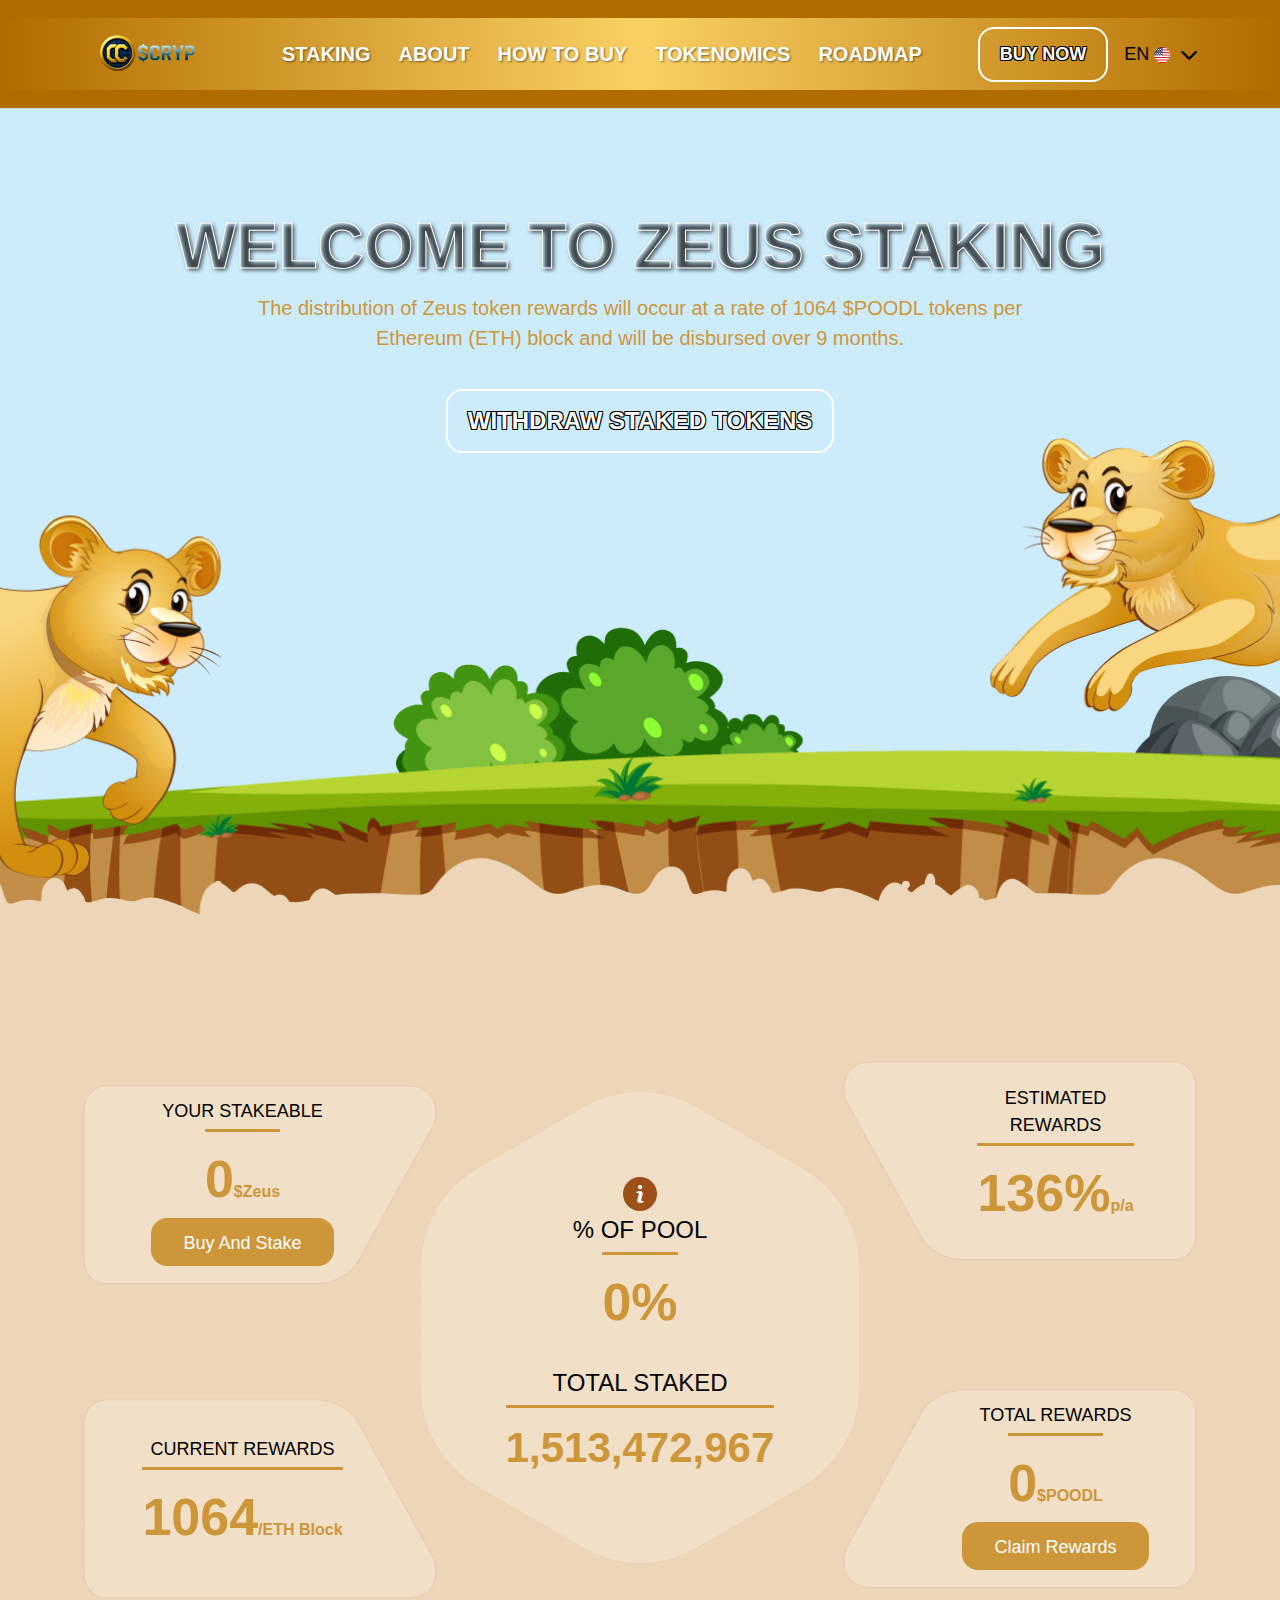
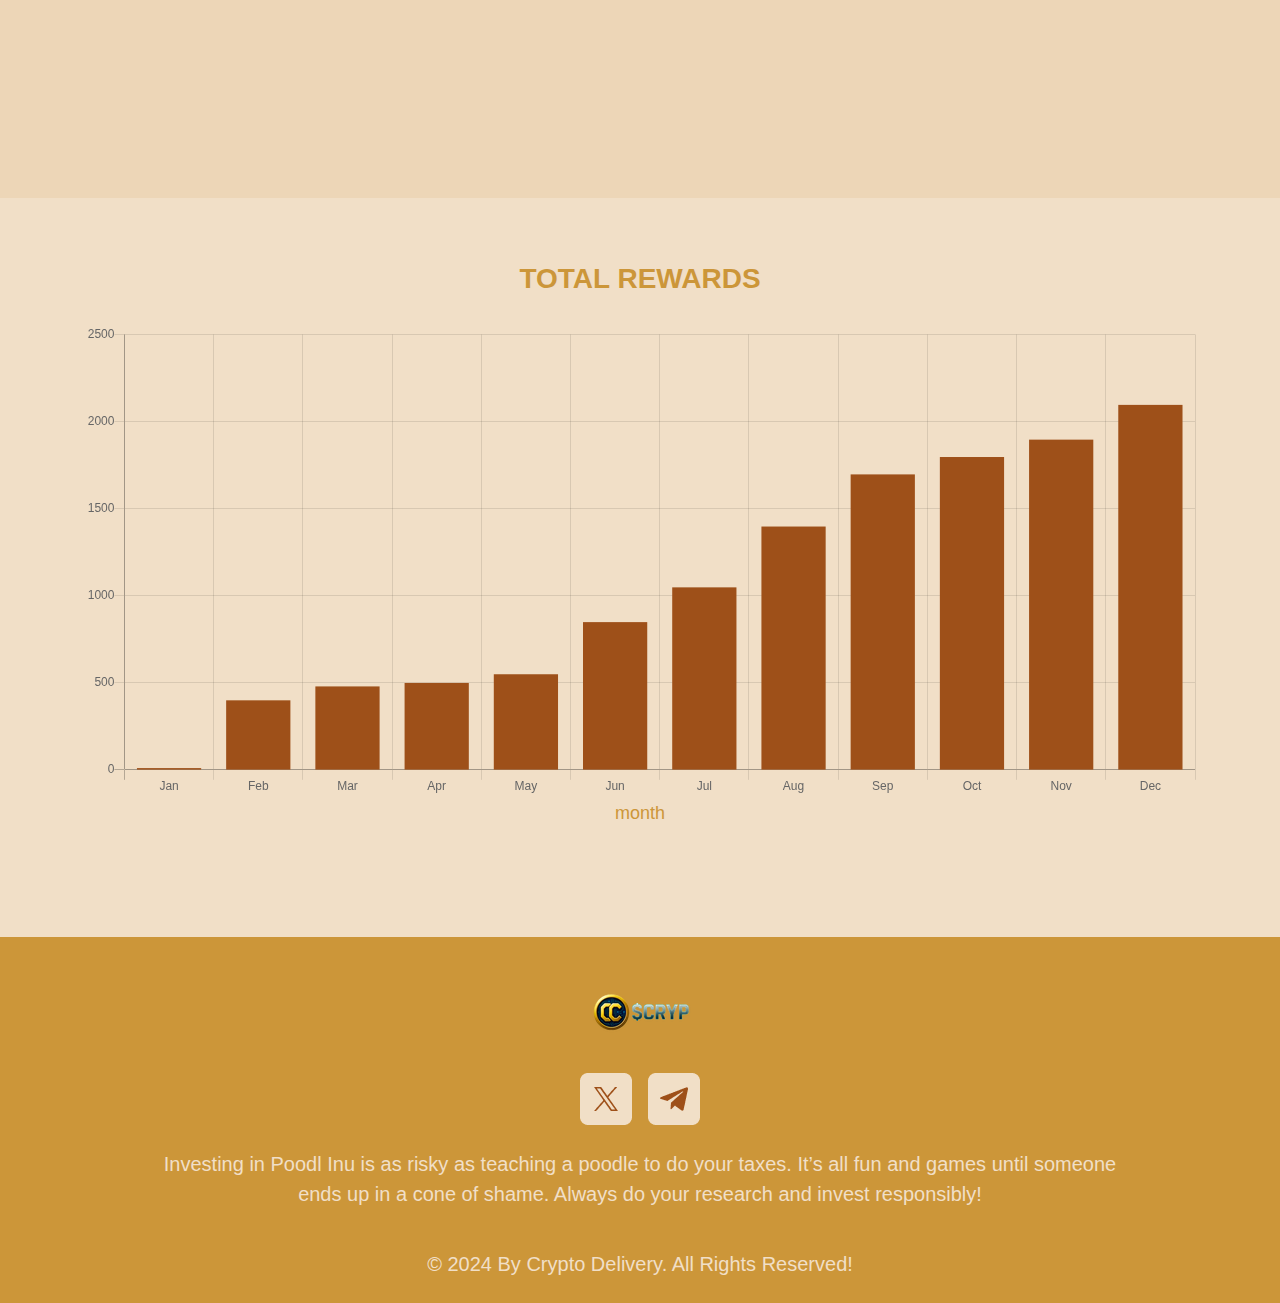
<file: stacking.html>
<!doctype html>
<html lang="en">

<head>
    <title>Zeus Coin</title>
    <!-- Required meta tags -->
    <meta charset="utf-8">
    <meta name="viewport" content="width=device-width, initial-scale=1, shrink-to-fit=no">
    <link rel="shortcut icon" href="assets/images/favicon.png" type="image/x-icon">
    <!-- CSS Libraries -->
    <link rel="stylesheet" href="assets/css/all.min.css">
    <link rel="preconnect" href="https://fonts.gstatic.com" crossorigin>
    <link
        href="https://fonts.googleapis.com/css2?family=Rubik+Wet+Paint&family=Shantell+Sans:ital,wght@0,300..800;1,300..800&display=swap"
        rel="stylesheet">
    <link rel="stylesheet" href="assets/css/bootstrap.min.css" type="text/css">
    <link rel="stylesheet" href="assets/css/style.css" type="text/css">

</head>

<body>
    <div class="loader-wrapper">
        <span class="loader-5 animate-[rotation_1s_linear_infinite]"></span>
        <img src="assets/images/favicon.png" alt="" class="loader-image">
    </div>
    <header>
        <nav class="navbar navbar-expand-xl flex-nowrap">
            <div class="container">
                <a class="navbar-brand p-0" href="index.html">
                    <img src="assets/images/logo.png" alt="logo">
                </a>
                <div class="collapse navbar-collapse" id="navbar-right">
                    <ul class="navbar-nav">
                        <li class="nav-item">
                            <a class="nav-link" href="stacking.html">Staking</a>
                        </li>
                        <li class="nav-item">
                            <a class="nav-link" href="index.html#about">About</a>
                        </li>
                        <li class="nav-item">
                            <a class="nav-link" href="index.html#buy">How to Buy</a>
                        </li>
                        <li class="nav-item">
                            <a class="nav-link" href="index.html#token">Tokenomics</a>
                        </li>
                        <li class="nav-item">
                            <a class="nav-link" href="index.html#roadmap">Roadmap</a>
                        </li>
                    </ul>
                </div>
                <div class="d-flex align-items-center gap-2 gap-sm-3">
                    <button class="primary-btn btn-sm btn-bg" role="button"><span class="text d-none d-sm-block">Buy
                            Now</span>
                        <i class="fa-solid fa-wallet d-sm-none"></i>
                        <span><span class="d-none d-sm-block">Buy Now</span><i
                                class="fa-solid fa-wallet d-sm-none"></i></span></button>
                    <div class="dropdown">
                        <a class="dropdown-toggle fs-18" href="#" role="button" data-bs-toggle="dropdown"
                            aria-expanded="false">
                            <span class="d-none d-sm-inline">EN</span> <img src="assets/images/falg.png" alt="">
                        </a>

                        <ul class="dropdown-menu">
                            <li><a class="dropdown-item" href="#">HI <img src="assets/images/falgin.png" alt=""></a>
                            </li>
                            <li><a class="dropdown-item" href="#">EN <img src="assets/images/falg.png" alt=""></a></li>

                        </ul>
                    </div>
                    <button class="navbar-toggler p-0" type="button" data-bs-toggle="collapse"
                        data-bs-target="#navbar-right" aria-controls="navbar-right" aria-expanded="false"
                        aria-label="Toggle navigation">
                        <span class="toggle-menu-icon"><span></span><span></span><span></span><span></span></span>
                    </button>
                </div>

            </div>

            </div>
            </div>
        </nav>
    </header>
    <main>
        <section class="staking-section" id="staking">
            <div class="container">
                <div class="stake-content-wrapper d-flex flex-column align-items-center">
                    <h1 class=" section-title text-center mb-2 mx-auto">WELCOME TO zeus STAKING</h1>
                    <p class="stake-content text-center">
                        The distribution of Zeus token rewards will occur at a rate of 1064 $POODL tokens per Ethereum
                        (ETH) block and will be disbursed over 9 months.
                    </p>
                    <button class="primary-btn btn-lg btn-bg" role="button" data-bs-toggle="modal"
                        data-bs-target="#withdrawStaked"><span class="text">Withdraw Staked
                            Tokens</span><span>Withdraw Staked Tokens</span></button>
                </div>
        </section>
        <section class="tokenomics-section position-relative overflow-hidden">
            <div class="container">
                <div class="row align-items-center justify-content-center gy-4">
                    <div class="col-lg-4">
                        <div class="content-left w-100">
                            <div class="content-box stake-content-box scb-l content-box-1 text-center">
                                <p class="token-title">YOUR STAKEABLE</p>
                                <p class="toten-data mx-auto" data-bs-toggle="modal"
                                data-bs-target="#withdrawStaked">0<span class="fs-6">$Zeus</span> </p>
                                <button class="btn-bg btn-sm stake-btn">Buy And Stake</button>
                            </div>
                            <div class="content-box stake-content-box scb-l  content-box-2 text-center">
                                <p class="token-title">CURRENT REWARDS</p>
                                <p class="toten-data mx-auto">1064<span class="fs-6">/ETH Block</span> </p>
                            </div>
                        </div>
                    </div>
                    <div class=" col-lg-4 position-relative overflow-visible">
                        <div class="content-center stake-center text-center">
                            <svg width="36" height="36" viewBox="0 0 36 36" fill="none" xmlns="http://www.w3.org/2000/svg">
                                <circle cx="18" cy="18" r="17" fill="#9E5019"/>
                                <path d="M20.4964 25.3637C20.1284 25.398 19.7589 25.3149 19.4409 25.1264C19.2086 24.8879 19.0972 24.5568 19.1382 24.2264C19.1468 23.9513 19.1796 23.6775 19.2364 23.4082C19.2913 23.0992 19.3622 22.7934 19.4491 22.4918L20.4145 19.17C20.5141 18.8421 20.5799 18.5049 20.6109 18.1636C20.6109 17.7954 20.66 17.5417 20.66 17.3945C20.6805 16.7383 20.4003 16.1086 19.8991 15.6845C19.2825 15.2112 18.5147 14.9785 17.7391 15.03C17.1833 15.0383 16.6317 15.1293 16.1027 15.3C15.5245 15.48 14.9163 15.6954 14.2782 15.9464L14 17.0264C14.1882 16.9609 14.4173 16.8873 14.6791 16.8054C14.9288 16.7315 15.1877 16.6929 15.4482 16.6909C15.8135 16.6513 16.1812 16.741 16.4872 16.9445C16.6951 17.1925 16.7926 17.5147 16.7572 17.8364C16.7563 18.1115 16.7262 18.3858 16.6672 18.6545C16.6099 18.9409 16.5363 19.2436 16.4463 19.5627L15.4727 22.9008C15.3942 23.2111 15.3314 23.5251 15.2845 23.8417C15.2463 24.1128 15.2272 24.3862 15.2272 24.6599C15.2232 25.3206 15.5254 25.946 16.0454 26.3535C16.6715 26.8342 17.4502 27.0725 18.2381 27.0244C18.7929 27.0358 19.3457 26.9557 19.8745 26.7871C20.3381 26.6289 20.9572 26.4026 21.7318 26.1081L21.9936 25.0771C21.7838 25.1642 21.5677 25.2353 21.3472 25.2898C21.0684 25.3535 20.7821 25.3783 20.4964 25.3637Z" fill="white"/>
                                <path d="M19.5879 9.61364C19.1836 9.2047 18.6508 8.98469 18.102 9.00002C17.5535 8.98638 17.0213 9.20617 16.6161 9.61364C15.8734 10.3189 15.7905 11.5536 16.431 12.3716C16.488 12.4445 16.5499 12.5126 16.6161 12.5755C17.4622 13.4089 18.7418 13.4089 19.5878 12.5755C20.3305 11.8633 20.4083 10.623 19.7616 9.8051C19.7079 9.73696 19.6498 9.67298 19.5879 9.61364Z" fill="white"/>
                                </svg>
                            <p class="token-title text-center">% OF POOL</p>
                            <p class="toten-data mx-auto">0%</p>
                        <div class="mb-1 mb-md-4"></div>
                        <p class="token-title text-center">TOTAL STAKED</p>
                            <p class="stake-token-data mx-auto">1,513,472,967</p>
                        </div>
                    </div>
                    <div class="col-lg-4">
                        <div class="content-right">
                            <div class="content-box stake-content-box content-box-3 text-center">
                                <p class="token-title">ESTIMATED REWARDS</p>
                                <p class="toten-data mx-auto" >136%<span class="fs-6">p/a</span> </p>
                            </div>
                            <div class="content-box stake-content-box content-box-4 text-center">
                                <p class="token-title">TOTAL REWARDS</p>
                                <p class="toten-data mx-auto" >0<span class="fs-6">$POODL</span> </p>
                                <button class="btn-bg btn-sm stake-btn" data-bs-toggle="modal"
                                data-bs-target="#reward">Claim Rewards</button>
                            </div>
                        </div>
                    </div>
                </div>
            </div>
        </section>
        <section class="chart-section">
            <div class="container">
                <p class="chart-title text-center">TOTAL REWARDS</p>
                <canvas id="myChart" style="width:100%;max-height:500px"></canvas>
                <p class="chart-footer text-center">month</p>
            </div>
        </section>
        <!-- Modals -->
        <div class="modal fade" id="withdrawStaked" tabindex="-1" aria-labelledby="exampleModalLabel"
            aria-hidden="true">
            <div class="modal-dialog modal-dialog-centered">
                <div class="modal-content">
                    <div class="modal-header">
                        <p class="modal-title" id="exampleModalLabel">Withdraw Staked Tokens</p>
                        <button type="button" class="text-white fs-4" data-bs-dismiss="modal" aria-label="Close"><i
                                class="fa-solid fa-xmark"></i></button>
                    </div>
                    <div class="modal-body">
                        <div class="stake-balance">
                            <p class="text-center text-white mx-auto mb-3">STAKED BALANCE</p>
                            <div class="balance-value text-center"><input type="text" value="0"
                                    class="w-100"><span>$POODL</span></div>

                        </div>
                    </div>
                    <div class="d-flex align-items-center justify-content-center gap-3">
                        <button class="wallet-btn" data-bs-dismiss="modal">
                            Cancel</button>
                        <button class="wallet-btn btn-fill" data-bs-dismiss="modal">
                            Withdraw</button>
                    </div>
                </div>
            </div>
        </div>
        <div class="modal fade" id="reward" tabindex="-1" aria-labelledby="exampleModalLabel" aria-hidden="true">
            <div class="modal-dialog modal-dialog-centered">
                <div class="modal-content">
                    <div class="modal-body d-flex align-items-center flex-column">
                        <svg width="100" height="100" viewBox="0 0 120 120" fill="none" xmlns="http://www.w3.org/2000/svg">
                            <path fill-rule="evenodd" clip-rule="evenodd" d="M25.0005 24.9999H95.0005V94.9999H25.0005V24.9999Z" fill="white"/>
                            <path fill-rule="evenodd" clip-rule="evenodd" d="M59.9998 7.49939C88.9899 7.49939 112.5 31.0097 112.5 59.9997C112.5 88.9897 88.9899 112.5 59.9998 112.5C31.0098 112.5 7.49951 88.9897 7.49951 59.9997C7.49951 31.0097 31.0098 7.49939 59.9998 7.49939ZM54.3753 64.5174V37.4962C54.3753 34.3984 56.9021 31.8716 59.9998 31.8716C63.0976 31.8716 65.6244 34.4219 65.6244 37.4962V64.5174C65.6244 67.5917 63.0975 70.142 59.9998 70.142C56.9021 70.142 54.3753 67.6151 54.3753 64.5174ZM59.9755 76.1745C63.4958 76.1745 66.3508 79.0295 66.3508 82.5493C66.3508 86.0696 63.4958 88.9246 59.9755 88.9246C56.4557 88.9246 53.6007 86.0696 53.6007 82.5493C53.6007 79.0295 56.4557 76.1745 59.9755 76.1745Z" fill="#F0B90B"/>
                            </svg>
                       <p class="stake-text text-center text-white">Claim is not live yet</p>
                       <button class="grn-btn" data-bs-dismiss="modal">
                        OK
                        </button>
                    </div>
                    
                </div>
            </div>
        </div>
    </main>
    <footer class="footer-section position-relative">
        <div class="f-elem-1 position-absolute">
            <img src="assets/images/f-elem-1.png" alt="">
        </div>
        <div class="f-elem-2 position-absolute">
            <img src="assets/images/f-elem-2.png" alt="">
        </div>
        <div class="container">
            <div class="footer-elem d-flex flex-column justify-content-center align-items-center gap-4">
                <a href="#" class="logo"><img src="assets/images/f-logo.png" alt=""></a>
                <div class="socail-icon d-flex align-items-center gap-3">
                    <a href="#"><img src="assets/images/social.png" alt=""></a>
                    <a href="#"><img src="assets/images/social-2.png" alt=""></a>
                </div>
                <p class="f-desp text-center">Investing in Poodl Inu is as risky as teaching a poodle to do your taxes.
                    It’s all fun and games until someone ends up in a cone of shame. Always do your research and invest
                    responsibly!</p>
            </div>
        </div>
        <div class="footer-lower text-center pb-4">
            <p class="text-center">© 2024 By Crypto Delivery. All Rights Reserved!</p>
        </div>
    </footer>
    <!-- JavaScript Libraries -->
    <script src="assets/js/jquery.min.js"></script>
    <script src="assets/js/bootstrap.bundle.min.js"></script>
    <script src="assets/js/Chart.js"></script>
    <script src="assets/js/custom.js"></script>
    <script>
        const xValues = ["Jan", "Feb", "Mar", "Apr", "May", "Jun", "Jul", "Aug", "Sep", "Oct", "Nov", "Dec"];
        const yValues = [10, 400, 480, 500, 550,850,1050,1400,1700,1800,1900,2100];
        let barColors = "#9E5019";
        
        new Chart("myChart", {
          type: "bar",
          data: {
            labels: xValues,
            datasets: [{
              backgroundColor: barColors,
              data: yValues
              
            }]
          },
          options: {
            legend: {display: false},
            title: {
              display: true,
              text: ""
            },
            responsive: true,
    maintainAspectRatio: false,
    scales: {
        yAxes: [{
            ticks: {
                beginAtZero:true
            }
        }]
    }
          }
        });
        </script>
</body>

</html>
</file>
<file: assets/css/style.css>
::-webkit-scrollbar {
    width: 8px;
}

::-webkit-scrollbar-track {
    background: #fff;
}

::-webkit-scrollbar-thumb {
    background: #CC9639;
}

* {
    margin: 0;
    padding: 0;
    box-sizing: border-box;
}

body {
    font-family: "Orbitron", sans-serif;
    font-optical-sizing: auto;
    color: #000;
}

html {
    scroll-padding-top: 90px;
}

h2,
h3,
h4,
h5,
h6 {
    margin: 0;
    padding: 0;
    font-family: "Rubik Wet Paint", system-ui;
    font-weight: 400;
}

ul {
    list-style: none;
    margin: 0;
    padding: 0;
}

a {
    text-decoration: none;
    color: #000;
}

p {
    font-size: 20px;
    margin: 0;
    padding: 0;
}

input {
    border: none;
    outline: none;
    background-color: transparent;
}

.fs-18 {
    font-size: 18px;
}

a,
.nav-link {
    text-decoration: none;
    transition: 0.2s linear;
}

a:hover {
    color: inherit;
}

button {
    border: none;
    background-color: transparent;
}


.secondary-btn {
    background-color: #fff;
    box-shadow: 4px 4px #000;
    border-radius: 12px;
    font-weight: 800;
    color: #000;
    transition-duration: .3s;
    border: 1px solid #000;
}

.dropdown-toggle::after {
    display: inline-block;
    content: "\f078";
    vertical-align: bottom;
    font-family: 'Font Awesome\ 5 Free';
    font-weight: 800;
    border: 0;
}

.dropdown-menu {
    min-width: 5rem;
    padding: 0;
    font-size: 18px;
    background-color: #CC9639;
    text-align: center;
}

.dropdown-item {
    padding: 1px;
    color: #fff;
}

/* CSS */
.primary-btn {
    position: relative;
    overflow: hidden;
    border: 2px solid #CC9639;
    color: #CC9639;
    display: inline-block;
    border-radius: 16px;
    font-weight: 600;
    transition-duration: .3s;
    text-shadow: -1px 1px .5px #000,
        1px 1px .5px #000,
        1px -1px .5px #000,
        -1px -1px .5px #000;

}

.btn-lg {
    font-size: 24px;
    padding: 14px 28px;
}

.btn-sm {
    font-size: 18px;
    padding: 12px 32px;
}

.btn-bg {
    color: #fff;
    border-color: #fff;
    background-color: #CC9639;
}

.primary-btn span:first-child {
    position: relative;
    transition: color 600ms cubic-bezier(0.48, 0, 0.12, 1);
    z-index: 10;
}

.primary-btn span:last-child {
    color: white;
    display: block;
    position: absolute;
    bottom: 0;
    transition: all 500ms cubic-bezier(0.48, 0, 0.12, 1);
    z-index: 100;
    opacity: 0;
    top: 60%;
    left: 50%;
    transform: translateY(225%) translateX(-50%);
    text-wrap: nowrap;
}

.primary-btn:after {
  pointer-events: none;
    content: "";
    position: absolute;
    bottom: -50%;
    left: 0;
    width: 100%;
    height: 100%;
    background-color: #fff;
    transform-origin: bottom center;
    transition: transform 600ms cubic-bezier(0.48, 0, 0.12, 1);
    transform: skewY(9.3deg) scaleY(0);
    z-index: 50;
}

.primary-btn:hover:after {
    transform-origin: bottom center;
    transform: skewY(9.3deg) scaleY(2);
}

.primary-btn:hover span:last-child {
    transform: translateX(-50%) translateY(-100%);
    opacity: 1;
    transition: all 900ms cubic-bezier(0.48, 0, 0.12, 1);
}


.primary-btn:hover {
    border-color: #CC9639;
}

.secondary-btn:hover {
    border-color: #FA7D09;
    opacity: .9;
}

.section-title {
    font-family: "Rubik Wet Paint", system-ui;
    font-weight: 400;
    font-size: 64px;
    color: #CC9639;
    text-transform: uppercase;
    max-width: 976px;
    margin-bottom: 60px;
    text-shadow: 1px 1px 0 #fff,
        -1px -1px 0 #fff,
        1px -1px 0 #fff,
        -1px 1px 0 #fff,
        1px 1px 0 #fff,
        0px 3px 0px #fff;
}

.abt-title {
    font-size: 24px;
    font-weight: 500;
}



/* Loader  */
.loader-wrapper {
    position: fixed;
    height: 100vh;
    width: 100vw;
    background-color: #F6C8A6;
    z-index: 9999;
    display: grid;
    place-content: center;
}

.loader-5 {
    width: 48px;
    height: 48px;
    border: 3px solid #CC9639;
    border-radius: 50%;
    display: inline-block;
    position: relative;
    -webkit-animation: rotation 1s linear infinite;
    animation: rotation 1s linear infinite;
}

.loader-5:after {
    content: "";
    position: absolute;
    left: 50%;
    top: 50%;
    transform: translate(-50%, -50%);
    width: 80px;
    height: 80px;
    border-radius: 50%;
    border: 3px solid;
    border-color: #CC9639 transparent;
}

.loader-image {
    position: absolute;
    left: 50%;
    top: 50%;
    transform: translate(-50%, -50%);
    width: 50px;
    height: auto;
}

@keyframes rotation {
    0% {
        transform: rotate(0deg);
    }

    100% {
        transform: rotate(360deg);
    }
}

/* Header */
header {
    width: 100%;
    top: 0;
    z-index: 999;
    background: rgba(0, 0, 0, 0.4);
    padding-block: 18px;
    transition: 0.2s linear;
}

header.fixed {
    position: fixed;
    top: 0px;
    left: 0px;
    right: 0px;
    margin: 0px;
}

.navbar-collapse {
    flex-grow: 0;
}

.navbar {
  background: linear-gradient(90deg, #b16c00 0%, #f9d063 50%, #b16c00 100%);
  padding: 0;
}

#navbar-right .navbar-nav {
    gap: 24px;
}

#navbar-right .navbar-nav .nav-link {
    font-size: 18px;
    font-weight: 500;
    text-transform: uppercase;
    color: #CC9639;
    padding: 10px 10px;
}

#navbar-right .navbar-nav .nav-link:focus,
#navbar-right .navbar-nav .nav-link:hover,
#navbar-right .navbar-nav .nav-link.active {
    background-color: #CC9639;
    border-radius: 12px;
    color: #fff;
}

.toggle-menu-icon {
    width: 24px;
    height: 20px;
    display: inline-block;
    position: relative;
    margin: 0;
    transform: rotate(0deg);
    transition: .5s ease-in-out;
    cursor: pointer;
}

.toggle-menu-icon span {
    display: block;
    position: absolute;
    height: 3px;
    width: 100%;
    border-radius: 9px;
    opacity: 1;
    left: 0;
    transform: rotate(0deg);
    transition: .25s ease-in-out;
    background: #CC9639;
}

.toggle-menu-icon span:nth-child(1) {
    top: 2px;
}

.toggle-menu-icon span:nth-child(2),
.toggle-menu-icon span:nth-child(3) {
    top: 10px;
}

.toggle-menu-icon span:nth-child(4) {
    top: 18px;
}

.navbar-toggler:focus,
button:focus {
    box-shadow: none;
}

/* Hero-Banner */
.hero-banner-section {
    background-image: url(../images/banner-bg.png);
    background-size: cover;
    background-position: bottom center;
    padding: 80px 0 160px 0;
    overflow: hidden;
}

.hero-content-wrapper h1 {
    font-size: 75px;
    color: #CC9639;
    letter-spacing: 3px;
    text-shadow: 2px 2px 0 #fff,
        -2px -2px 0 #fff,
        2px -2px 0 #fff,
        -2px 2px 0 #fff,
        2px 2px 0 #fff;
}

.hero-content-wrapper p {
    color: #CC9639;
    max-width: 736px;
    margin: 10px 0 50px 0;
}

.hb-elem {
    max-height: 660px;
    width: 100%;
}

.hb-elem img {
    height: 100%;
}

.hb-position {
    max-height: 500px;
    display: flex;
    align-items: end;
}

/* Buy offer */
.buy-offer-section {
    padding: 94px 0 130px 0;
    background-color: #F1DFC7;
}

.buy-offer-wrapper {
    border: 2px solid #CC9639;
    border-radius: 16px;
    padding: 50px 30px;
    background-color: #EDD6B7;
}

.time-display-box {
    border: 1.5px solid #CC9639;
    border-radius: 16px;
    width: 100%;
    padding: 10px 0;
    line-height: auto;
}

.bo-title {
    font-size: 24px;
    font-weight: 500;
    margin-bottom: 54px;

}

.unit {
    font-size: 24px;
    font-weight: 500;
}

.count {
    font-size: 48px;
    color: #CC9639;
    font-weight: 700;
}

.progress {
    background-color: #D5AD88;
    border-radius: 30px;
    height: 10px;
}

.progress-bar {
    background-color: #CC9639;
}

.bo-info {
    margin: 30px 0 46px 0;
    font-size: 20px;
    font-weight: 600;
}

.bo-info span {
    opacity: .5;
}

.yr-purchase {
    font-size: 20px;
    font-weight: 500;
}

.info-icon {
    border-radius: 50px;
}

.divider {
    white-space: nowrap;
    margin-top: 28px;
    font-size: 24px;
    font-weight: 500;
}

hr {
    width: 100%;
    background-color: #CC9639;
    height: 2px;
    opacity: 1;
}

hr:not([size]) {
    height: 2px;
}

.coins-wrapper {
    flex-wrap: nowrap;

}


.coin-btn {
    padding: 12px;
    border-radius: 16px;
    border: 2px solid #CC9639;
    width: 100%;
    background-color: #D5AD88;
}

.coin-btn {
    font-size: 20px;
    font-weight: 600;
    color: #fff;
}

.coins-wrapper .active {
    background-color: #CC9639;
    border-color: #fff;
}

.coins-wrapper {
    padding: 48px 0;
}

.bo-input {
    border: 2px solid #CC9639;
    border-radius: 16px;
    padding: 8px;
    margin-bottom: 20px;
}

.bo-input input {
    font-size: 20px;
    font-weight: 600;
}

.lable {
    font-size: 20px;
    font-weight: 600;
    margin-bottom: 12px;
}

.lable span {
    color: #CC9639;
}

.bo-input img {
    width: 32px;
    height: 32px;
}

.bo-fotter {
    font-size: 20px;
    font-weight: 600;
}

.bo-fotter i {
    color: #CC9639;
}

.bo-elem-img img {
    width: 90%;

}

/* Static */
.static-section {
    background-image: url(../images/static-bg.png);
    background-size: cover;
    background-position: bottom center;
    padding: 90px 0 210px;
}
.static-score-data{
    background-image: url(../images/static-board.png);
    background-size: contain;
    background-position: center;
    background-repeat: no-repeat;
    padding: 50px 50px 110px 50px;
}
.static-score .score-title {
    font-size: 16px;
    font-weight: 500;
}

.static-score .data {
    font-size: 52px;
    font-weight: 900;
    color: #CC9639;
}
.static-img {
    top: 120px;
    left: 78px;
}
.static-img img{
max-width: 290px;
}



.data-clild:nth-child(even) {
    transform: translate(0px, 50px);
}

/* About  */
.about-section {
    background-image: url(../images/about-bg.png);
    background-color: #F1DFC7;
    background-size: cover;
    background-position: top center;
    padding: 130px 0 140px 0;
}

.abt-imp-text {
    font-size: 20px;
    color: #CC9639;
    font-weight: 500;
}
.about-elem-img img {
    width: 100%;
}

/* Featured  */
.featured-section {
    background-image: url(../images/feature-bg.png);
    background-color: #EDD6B7;
    background-size: contain;
    background-repeat: no-repeat;
    background-position: center right;
    padding: 40px 0 70px 0;

}

.featured-logo {
    padding: 16px 48px;
    border-radius: 170px;
    border: 2px solid #CC9639;
    height: 72px;
    text-align: center;
}

.featured-logo img {
    height: 90%;
    width: 90%;
    object-fit: contain;
    vertical-align: middle;
}
.featured-elem-img img{
    width: 100%;
}

/* How to Buy  */
.how-to-buy-section {
    background-image: url(../images/htb-bg.png);
    background-color: #EDD6B7;
    background-size: cover;
    background-repeat: no-repeat;
    background-position: bottom center;
    padding: 68px 0 470px 0;
}

.htb-elem-img img {
    width: 80%;
}

.tab-btn {
    padding: 14px 28px;
    border: 2px solid #CC9639;
    border-radius: 170px;
    font-size: 24px;
    font-weight: 600;
    display: flex;
    align-items: center;
    gap: 10px;
    margin-bottom: 24px;
    flex-grow: 1;
}

.tab-btn .sn {
    width: 32px;
    height: 32px;
    border-radius: 50%;
    display: grid;
    flex-shrink: 0;
    place-content: center;
    font-size: 16px;
    background-color: #fff;
    color: #CC9639;
}

.tab-btn.active {
    background-color: #CC9639;
    border-color: #fff;
    color: #fff;
}

.tab-content {
    font-size: 20px;
    font-weight: 500;
}

.wallet-name {
    color: #F1DFC7;
}

.wallet-btn {
    width: 100%;
    padding: 14px 0;
    text-align: center;
    border: 2px solid #F1DFC7;
    border-radius: 16px;
    color: #F1DFC7;
    font-size: 20px;
}

.grn-btn {
    background-color: #08B64D;
    border-radius: 16px;
    border: 1px solid #F1DFC7;
    color: black;
    font-size: 20px;
    font-weight: 600;
    padding: 16px 82px;
    width: fit-content;
}

.stake-text {
    font-size: 32px;
    margin-bottom: 82px;
}



/* Tokenomics  */
.token-title {
    font-size: 28px;
    font-weight: 500;
    margin-bottom: 4px;
}

.toten-data {
    font-size: 64px;
    font-weight: 800;
    color: #CC9639;
    padding: 8px 0 0 0;
    border-top: 3px solid #CC9639;
    width: fit-content;
}

.content-box {
    background-size: contain;
    background-repeat: no-repeat;
    background-position: center;
    margin-bottom: 60px;
}

.content-box-1 {
    padding: 52px 120px 58px 49px;
    background-image: url(../images/conten-bg-1.png);
}

.content-box-2 {
    padding: 52px 120px 58px 49px;
    background-image: url(../images/conten-bg-2.png);
}

.content-box-3 {
    padding: 52px 49px 58px 120px;
    background-image: url(../images/conten-bg-3.png);
}

.content-box-4 {
    padding: 52px 49px 58px 120px;
    background-image: url(../images/conten-bg-4.png);
}

.content-center {
    background-image: url(../images/tokenomics-main-bg.png);
    background-size: cover;
    background-repeat: no-repeat;
    background-position: center;
    overflow: visible;
    padding: 58px;
    width: 535px;
    transform: translate(-36px, -36px);
}

.content-center img {
    max-width: 300px;
    width: 100%;
}

.content-center .token-title {
    font-size: 24px;
}

.content-center .toten-data {
    font-size: 52px;
}

/* Modal  */
.modal-content {
    background-color: #CC9639;
    border: transparent;
    border-radius: 16px;
    padding: 16px;
}

.modal-title {
    font-size: 32px;
    text-align: center;
    color: #fff;
}

.modal-header {
    border-bottom: 2px solid #F1DFC7;
}

.modal-body {
    padding: 30px;
}

.tokenomics-section {
    padding: 110px 0;
    background-color: #EDD6B7;
}

.token-info-wrapper {
    background-color: #CC9639;
    border-radius: 16px;
    padding: 30px;
    height: 100%;
}

.token-footer {
    z-index: 2;
}

.token-elem {
    bottom: 0;
    right: 0;
    max-width: 360px;
    z-index: 1;
}

.stake-balance {
    width: 100%;
}

.stake-balance p {
    font-size: 28px;
    width: fit-content;
    border-bottom: 2px #fff solid;
}

.balance-value input {
    font-size: 42px;
    font-weight: 800;
    color: #F1DFC7;
    text-align: center;
}

.balance-value span {
    font-size: 18px;
    font-weight: 800;
    color: #F1DFC7;
}

.btn-fill {
    background-color: #943D01;
}

/* Roadmap  */
.roadmap-section {
    padding: 120px 0 80px 0;
    background-color: #F1DFC7;
}

.sub-title {
    color: #CC9639;
    font-size: 32px;
}

.roadmap-outer {
    background: linear-gradient(0deg, rgba(158, 80, 25, 1) 60%, rgba(237, 214, 183, 1) 60%, rgba(237, 214, 183, 1) 100%);
    padding: 16px;
    border-radius: 16px;
    height: 100%;

}

.roadmap-inner {
    background-color: #fff;
    border-radius: 16px;
    padding: 50px 16px 50px 36px;
    font-size: 18px;
    list-style: disc;
    height: calc(100% - 64px);
}

.phase-name {
    vertical-align: bottom;
    font-size: 32px;
    margin-top: 24px;
    text-shadow: -1px 1px .5px #000, 1px 1px .5px #000, 1px -1px .5px #000, -1px -1px .5px #000;
}

.roadmap-elem {
    top: -110px;
    max-width: 400px;
    width: 100%;
    left: 10px;
}

/* Faq  */
.faq-section {
    padding: 100px 0;
    background-image: url(../images/faq-bg.png);
    background-size: cover;
    background-repeat: no-repeat;
    background-position: bottom center;
}
.accordion-item {
    background-color: #F1DFC7;
    border: 1px solid #CC9639;
    border-radius: 16px !important;
    overflow: hidden;
    margin-bottom: 30px;
}

.accordion-body {
    font-size: 20px;
    font-weight: 500;
}

.accordion-button {
    width: 100%;
    padding: 1rem 1.25rem;
    font-size: 24px;
    font-weight: 600;
    color: #fff;
    background-color: #CC9639;
    border: none;
    border-radius: 16px 16px 0 0;
}

.accordion-button:not(.collapsed) {
    color: #fff;
    background-color: #CC9639;
    box-shadow: none;
}


.accordion-button:not(.collapsed)::after {
    background-image: url(../images/minus.png);
    transform: rotate(-180deg);
}

.accordion-button::after {
    background-image: url(../images/add.png);
}

/* Staking*/
.staking-section {
    padding: 100px 0;
    background-image: url(../images/stake-bg.png);
    background-size: cover;
    background-position: bottom center;
}

.stake-content {
    max-width: 780px;
    color: #CC9639;
    margin-bottom: 36px;
}

.stake-content-wrapper {
    padding-bottom: 370px;
}

.stake-btn {
    height: 48px;
    border-radius: 16px;
    white-space: nowrap;
}

.stake-center {
    background-image: url(../images/tokenomics-main-bg.png);
    background-size: contain;
    background-repeat: no-repeat;
    background-position: center;
    overflow: visible;
    padding: 86px;
    width: 535px;
    transform: translate(-36px, -36px);
}

.stake-token-data {
    font-size: 42px;
    font-weight: 800;
    color: #CC9639;
    padding: 8px 0 0 0;
    border-top: 3px solid #CC9639;
    width: fit-content;
}

/* Chart */
.chart-section {
    padding: 60px 0 110px 0;
    background-color: #F1DFC7;
}

.myChart {
    max-width: 100% !important;
}

.chart-title {
    font-size: 28px;
    font-weight: 600;
    color: #CC9639;
}

.chart-footer {
    font-size: 18px;
    color: #CC9639;
}

.scb-l {
    padding: 52px 40px 58px 5px;

}


/* Footer  */
.footer-section {
    background-color: #CC9639;
}

.footer-elem {
    padding: 40px 0;
    position: relative;
    z-index: 5;
}

.f-desp {
    color: #F1DFC7;
    max-width: 1000px;
}

.footer-lower {
    background-color: #CC9639;
    color: #F1DFC7;
}

.f-elem-1 {
    top: -150px;
    right: 10px;
    left: auto;
}

.f-elem-2 {
    top: 50px;
    left: 10px;
}

.f-elem-1 img {
    max-width: 550px;
    width: 100%;
}

.f-elem-2 img {
    max-width: 300px;
    width: 100%;
}





@media (max-width: 1700px) {}

@media (min-width: 1500px) {
    .container {
        max-width: 1464px;
    }

}

@media (max-width: 1500px) {
    #navbar-right .navbar-nav {
        gap: 0px;
    }

    .tab-btn {
        padding: 12px 20px;
        font-size: 18px;
        margin-bottom: 16;
    }

    .token-title {
        font-size: 22px;
    }

    .content-center {
        transform: translate(-62px, -35px);
    }

    .roadmap-elem {
        display: none;
    }
    .static-img img {
        max-width: 240px;
    }

}


@media (max-width: 1400px) {

    #navbar-right .navbar-nav .nav-link {
        font-size: 14px;
        padding: 10px 8px;
    }

    .bo-title {
        margin-bottom: 40px;
    }

    .unit {
        font-size: 20px;
    }

    .count {
        font-size: 38px;
    }

    .content-center {
        background-size: contain;
        width: 470px;
        transform: translate(-57px, -33px);
    }

    .content-center img {
        max-width: 200px;
    }

    .token-title {
        font-size: 18px;
    }

    .toten-data {
        font-size: 52px;
    }

    .f-elem-1, .f-elem-2 {
        display: none;
    }
    .static-img{
      display: none;
    }
    .static-score-data {
        padding: 60px 78px 80px 60px;
    }

}

@media (max-width: 1199px) {
    #navbar-right .navbar-nav {
        max-width: 960px;
        margin: 0 auto;
        padding-bottom: 10px;
    }

    header.fixed, header {
        padding-block: 0;
    }

    .navbar-collapse {
        position: absolute;
        top: 100%;
        left: 0;
        background: rgba(0, 0, 0, 0.8);
        width: 100%;
        z-index: 999;
    }

    .navbar {
  background: linear-gradient(90deg, #b16c00 0%, #f9d063 50%, #b16c00 100%);
  padding: 0;
}

    .navbar-brand img {
        max-width: 180px;
    }

    .hb-responsive-elem {
        width: 100%;
    }

    .hero-content-wrapper h1 {
        font-size: 62px;
    }

    .buy-offer-wrapper {
        border: 2px solid #CC9639;
        border-radius: 16px;
        padding: 30px 30px;
        background-color: #EDD6B7;
    }

    .bo-elem-img img {
        width: 100%;
    }

    .static-score .data {
        font-size: 48px;
    }

    .content-center {
        background-image: url(../images/tokenomics-main-bg.png);
        background-size: contain;
        width: 470px;
        transform: translate(-86px, -33px);
    }

    .stake-content-box {
        padding: 30px;
        background-size: cover;
        background-color: #F1DFC7;
        background-image: none;
        border-radius: 30px;
        border: 1px solid #E9D1B6;
        width: 100%;
        margin-bottom: 20px;
    }
    .static-score-data {
        padding: 76px 12px 76px 14px;
    }
    

}

@media (max-width: 991px) {
    #navbar-right .navbar-nav {
        gap: 0;
        max-width: 720px;
    }

    #navbar-right .navbar-nav .nav-link {
        padding: 8px 20px;
    }

    .btn-lg {
        font-size: 18px;
        padding: 10px 20px;
    }

    .btn-sm {
        font-size: 16px;
        padding: 10px 20px;
    }

    .section-title {
        font-size: 52px;
    }

    .tab-btn {
        padding: 8px 16px;
        font-size: 16px;
        margin-bottom: 14px;
        margin-right: 8px;
    }

    .content-left, .content-right {
        display: flex;
        gap: 8px;
    }

    .content-box-1, .content-box-2, .content-box-3, .content-box-4 {
        padding: 30px;
        background-size: cover;
        background-color: #F1DFC7;
        background-image: none;
        border-radius: 30px;
        border: 1px solid #E9D1B6;
        width: 50%;
        margin-bottom: 0px;
    }

    .content-center {
        background-size: contain;
        width: 100%;
        transform: translate(0px, 0px);
    }

    .sub-title {
        font-size: 22px;
    }

    .stake-balance p {
        font-size: 16px;
    }

    .stake-text {
        font-size: 22px;
        margin-bottom: 30px;
    }

    .about-elem-img img {
        width: 50%;
    }
    .featured-elem-img img{
        width: 60%;
    }
    .static-score-data {
        background-size: 200%;
        border-radius: 16px;
        padding: 16px;
    }
    .static-score .data {
        font-size: 32px;
    }
    .static-section {
        padding:90px 0;
    }

}

@media (max-width: 767px) {

    #navbar-right .navbar-nav {
        max-width: 540px;
    }

    .hero-content-wrapper h1 {
        font-size: 52px;
    }

    .section-title {
        font-size: 48px;
    }

    .sub-title {
        font-size: 22px;
    }
    .data-clild:nth-child(even) {
        transform: translate(0px, 0px);
    }

}

@media (max-width: 576px) {
    p {
        font-size: 16px;
    }

    .navbar-brand img {
        max-width: 120px;
    }

    .hero-content-wrapper h1 {
        font-size: 24px;
    }

    .section-title {
        font-size: 22px;
        margin-bottom: 16px;
    }

    .fs-18 {
        font-size: 16px;
    }


    .btn-lg {
        font-size: 16px;
        padding: 10px 16px;
    }

    .btn-sm {
        font-size: 14px;
        padding: 8px 12px;
    }

    .hero-banner-section, .buy-offer-section, .about-section, .featured-section, .tokenomics-section, .roadmap-section, .staking-section, .chart-section, .static-section {
        padding: 40px 0;
    }

    .faq-section {
        padding: 40px 0 120px 0;
    }

    .how-to-buy-section {
        padding: 40px 0 100px 0;
        background-position: center top;
        background-size: auto;
    }

    .hero-content-wrapper p {
        margin: 20px 0;
    }

    .buy-offer-wrapper {
        padding: 16px;
    }

    .bo-title {
        font-size: 22px;
        margin-bottom: 20px;
    }

    .unit {
        font-size: 12px;
    }

    .count {
        font-size: 22px;
    }

    .bo-info {
        margin: 16px 0;
        font-size: 16px;
    }

    .yr-purchase {
        font-size: 14px;
    }

    .divider {
        margin-top: 16px;
        font-size: 16px;
    }

    .coins-wrapper {
        /* flex-wrap: wrap; */
        padding: 22px 0 0px 0;
    }

    .coin-btn {
        padding: 8px 4px;
    }

    .coin-btn button {
        font-size: 14px;
    }

    .coin-btn button img {
        width: 18px;
        height: 18px;
    }

    .bo-input-wrapper {
        margin-top: 24px;
        flex-wrap: wrap;
    }

    .lable {
        font-size: 14px;
    }

    .bo-input img {
        width: 18px;
        height: 18px;
    }

    .bo-input {
        padding: 2px 8px;
    }

    .bo-fotter {
        font-size: 16px;
    }

    .data-clild:nth-child(even) {
        transform: translate(0px, 0px);
    }

    .abt-title {
        font-size: 18px;
    }

    .featured-logo {
        padding: 8px 12px;
        height: 44px;
    }

    .tab-btn {
        font-size: 14px;
        margin-bottom: 8px;
        margin-right: 0px;
    }

    .tab-content {
        font-size: 16px;
    }

    .modal-title {
        font-size: 18px;
    }

    .modal-content, .modal-body {
        padding: 16px;
    }

    .wallet-btn {
        width: 100%;
        padding: 8px 0;
        text-align: center;
        font-size: 16px;
    }

    .content-box-1, .content-box-2, .content-box-3, .content-box-4 {
        padding: 16px;
        border-radius: 16px;
    }

    .token-title {
        font-size: 14px;
    }

    .toten-data {
        font-size: 22px;
    }

    .content-center {
        padding: 32px;
        background-size: contain;
        width: 100%;
        transform: translate(0px, 0px);
    }

    .content-center .token-title {
        font-size: 16px;
    }

    .content-center .toten-data {
        font-size: 38px;
    }

    .content-center img {
        max-width: 120px;
    }

    .roadmap-inner {
        padding: 30px 16px 30px 36px;
        font-size: 16px;
    }

    .sub-title {
        font-size: 16px;
    }

    .accordion-button {
        font-size: 16px;
        padding: 8px 12px;
    }

    .accordion-item {
        margin-bottom: 16px;
    }

    .accordion-body {
        font-size: 16px;
    }

    .token-info-wrapper {
        padding: 16px;
    }

    .how-to-buy-section {
        background-color: transparent !important;
        background-image: url(../images/htb-bg.png) !important;
        background-size: cover;
        background-repeat: no-repeat;
        background-position: bottom center;
    }

    .stake-content-wrapper {
        padding-bottom: 100px;
    }

    .chart-title {
        font-size: 18px;
    }

    .stake-text {
        font-size: 16px;
        margin-bottom: 16px;
    }

    .grn-btn {
        font-size: 14px;
        padding: 8px 44px;
    }

    .stake-token-data {
        font-size: 22px;
    }

    .stake-center {
        padding: 52px;
    }

    .modal-body svg {
        height: 52px;
        width: 52px;
    }
    .static-score-data {
        padding: 14px;
    }
   
    .static-score .score-title {
        font-size: 14px;
    }
    .static-score .data {
        font-size: 22px;
    }
}

@media (max-width: 440px) {}
/* Texto con borde negro para menú y encabezado */
.navbar-nav li a,
.navbar-collapse.show li a,
.hero-section h1,
.hero-section h2,
.hero-section h3 {
    color: white;
    text-shadow: -1px -1px 0 #000, 1px -1px 0 #000, -1px 1px 0 #000, 1px 1px 0 #000;
}

/* Estilo con borde negro y texto blanco */
.white-black-outline {
    color: white;
    text-shadow:
        -1px -1px 0 #000,
         1px -1px 0 #000,
        -1px  1px 0 #000,
         1px  1px 0 #000;
}

/* Corrección de alineación de CryptoCoin */
.hb-elem.text-end {
    display: flex;
    justify-content: flex-end;
    align-items: flex-end;
}

.hb-responsive-elem {
    width: 100%;
    max-width: 400px;
    transform: translateY(60px); /* Ajuste visual para pisar suelo */
}


.hb-elem-2 img {
    max-width: 200px;
    position: relative;
    top: 40px; /* Ajustable */
    z-index: 3;
    display: block;
    margin: 0 auto;
}

/* Ajustes para el VS */
.vs-center {
  position: absolute;
  top: 50%;
  left: 50%;
  transform: translate(-50%, -50%);
  width: 120px;
  z-index: 20;
  background: transparent !important;
  box-shadow: none !important;
}

.logo-vs {
  max-height: 120px;
  width: auto;
  display: block;
  margin: auto;
  background: transparent !important;
  box-shadow: none !important;
}


/* Fondo ocre arriba, negro semitransparente al hacer scroll */
header {
  background: #b16c00 !important;
}

header.fixed {
  background: rgba(0, 0, 0, 0.4) !important;
}


.hero-subtitle {
  font-size: 1.4rem;
  font-weight: 600;
  color: #ffffff;
  text-shadow: 2px 2px 4px rgba(0,0,0,0.6);
  line-height: 1.4;
  text-align: center;
  max-width: 740px;
  margin: 10px auto 50px auto;
}


.button.primary-btn {
  background: transparent !important;
  color: #fff !important;
  border: 2px solid #fff !important;
  transition: all 0.3s ease;
}

.button.primary-btn:hover {
  background-color: #b16c00 !important;
  color: #fff !important;
  border-color: #fff !important;
}


/* Corregir fondo blanco del barrido :after en hover */
.primary-btn:after {
  pointer-events: none;
  background-color: #b16c00 !important;
}

.primary-btn:hover {
  border-color: #b16c00 !important;
}

.primary-btn {
  background: transparent !important;
}


/* Ajuste para mantener H1 original */
h1 {
  font-family: "Rubik Wet Paint", system-ui;
}

/* Correcciones Orbitron al resto */
.hero-content-wrapper p {
  font-family: "Orbitron", sans-serif;
  color: #FFFFFF;
  text-shadow: 2px 2px 4px rgba(0,0,0,0.7);
}

#navbar-right .navbar-nav .nav-link {
  font-family: "Orbitron", sans-serif;
  font-weight: 600;
  color: #FFFFFF;
  text-shadow: 1px 1px 2px rgba(0,0,0,0.5);
}

.primary-btn {
  font-family: "Orbitron", sans-serif;
  font-weight: 700;
  text-transform: uppercase;
}

.section-title {
  font-family: "Orbitron", sans-serif;
  font-weight: 700;
  color: #FFD700;
  text-shadow: 2px 2px 4px rgba(0,0,0,0.7);
}


/* ✅ Hover Final unificado: WHITEPAPER, AUDIT, BUY NOW */
.primary-btn,
.audit-btn,
.buy-now-btn {
  background: transparent !important;
  color: #fff !important;
  border: 2px solid #fff !important;
  font-family: "Orbitron", sans-serif;
  font-weight: 700;
  text-transform: uppercase;
  transition: all 0.3s ease;
}

.primary-btn:hover,
.audit-btn:hover,
.buy-now-btn:hover {
  background: rgba(0, 0, 0, 0.2) !important;
  color: #FFD700 !important;
  border-color: #FFD700 !important;
}

/* ✅ Hover para Roadmap - Zoom + Sombra Negra */
.roadmap-outer {
  transition: transform 0.3s ease, box-shadow 0.3s ease;
}
.roadmap-outer:hover {
  transform: scale(1.05);
  box-shadow: 0 15px 25px rgba(0, 0, 0, 0.4);
  z-index: 2;
}



/* === Corrección específica solo para títulos que pasan de amarillo a gris oscuro === */
.section-title {
  color: #BBBBBB !important;
}

.sub-title {
  color: #BBBBBB !important;
}


/* === NAV LINKS MÁS GRANDES === */
#navbar-right .navbar-nav .nav-link {
  font-size: 20px !important;
  display: inline-block;
  padding: 10px 14px;
  line-height: 1.4;
}


/* === HERO SUBTITLE AÚN MÁS GRANDE === */
.hero-content-wrapper p {
  font-size: 28px !important;
}
/* === FIX SCROLL ANCLAS === */
html {
  scroll-padding-top: 140px !important;
  scroll-behavior: smooth !important;
}
html { scroll-padding-top: 140px !important; scroll-behavior: smooth !important; }
#navbar-right .navbar-nav .nav-link { display: inline-block; }
/* === FIX FRANJA BLANCA === */
html, body {
  background: #CC9639 !important;
  margin: 0;
  padding: 0;
  height: 100%;
}

footer, .footer-section {
  background: #CC9639 !important;
  width: 100%;
  margin: 0;
  padding: 0;
}

.container, .wrapper, main {
  overflow: visible !important;
}
/* [base64] */
/* === BUY NOW BUTTON FIXED === */
.primary-btn {
  display: inline-block;
  position: relative;
  padding: 12px 20px;
  background: transparent;
  border: 2px solid #CC9639;
  color: #CC9639;
  border-radius: 16px;
  font-weight: 600;
  transition: 0.3s;
  overflow: hidden;
}

.primary-btn:after {
  pointer-events: none;
  content: "";
  position: absolute;
  inset: 0;
  background: #fff;
  transform: scaleY(0);
  transform-origin: bottom;
  transition: transform 0.3s ease-in-out;
  z-index: 0;
  pointer-events: none;
}

.primary-btn:hover:after {
  transform: scaleY(1);
}

.primary-btn i {
  position: relative;
  z-index: 2;
}

.primary-btn {
  z-index: 2;
  color: #CC9639;
  text-decoration: none;
}


/* ==================== ANIMACIONES HERO ==================== */

@keyframes fadeInUp {
  0% {
    opacity: 0;
    transform: translateY(30px);
  }
  100% {
    opacity: 1;
    transform: translateY(0);
  }
}

.hero-content-wrapper h1 {
  opacity: 0;
  animation: fadeInUp 1s ease-out forwards;
  animation-delay: 0.2s;
}

.hero-content-wrapper p {
  font-family: "Orbitron", sans-serif;
  color: #FFFFFF;
  text-shadow: 2px 2px 4px rgba(0,0,0,0.7);
  font-size: 32px !important;
  line-height: 1.3;
  text-align: center;
  max-width: 740px;
  margin: 20px auto 50px auto;

  opacity: 0;
  animation: fadeInUp 1s ease-out forwards;
  animation-delay: 0.5s;
}

.hero-content-wrapper .primary-btn {
  opacity: 0;
  animation: fadeInUp 1s ease-out forwards;
  animation-delay: 1s;
}



/* Forzar altura mínima del hero para mantener estructura aunque no tenga botones */
.hero-banner-section {
  min-height: 80vh;
  display: flex;
  align-items: center;
}



/* ✅ TÍTULOS UNIFICADOS CON MARCO BLANCO EXACTO */
h2, h3, h4, h5, .section-title, .sub-title {
  font-family: "Orbitron", sans-serif !important;
  font-weight: 700 !important;
  color: transparent !important;
  -webkit-text-stroke: 1px #FFFFFF !important;
  text-shadow: 2px 2px 4px rgba(0,0,0,0.7) !important;
  text-transform: uppercase !important;
}



/* ✅ Footer icon */
.footer-icon {
  height: 30px;
  width: auto;
  margin-right: 8px;
  vertical-align: middle;
}



/* ✅ Iconos del footer grandes */
.footer-icon {
  height: 80px;
  width: auto;
  margin-right: 8px;
  vertical-align: middle;
}



/* ✅ Iconos grandes para footer */
.footer-icon {
  height: 80px;
  width: auto;
  margin-right: 8px;
  vertical-align: middle;
}



.footer-icon {
  height: 70px;
  width: auto;
  margin-right: 8px;
  vertical-align: middle;
}

.footer-links .separator {
  font-size: 28px;
  color: #FFFFFF;
  line-height: 1;
  vertical-align: middle;
}
</file>
